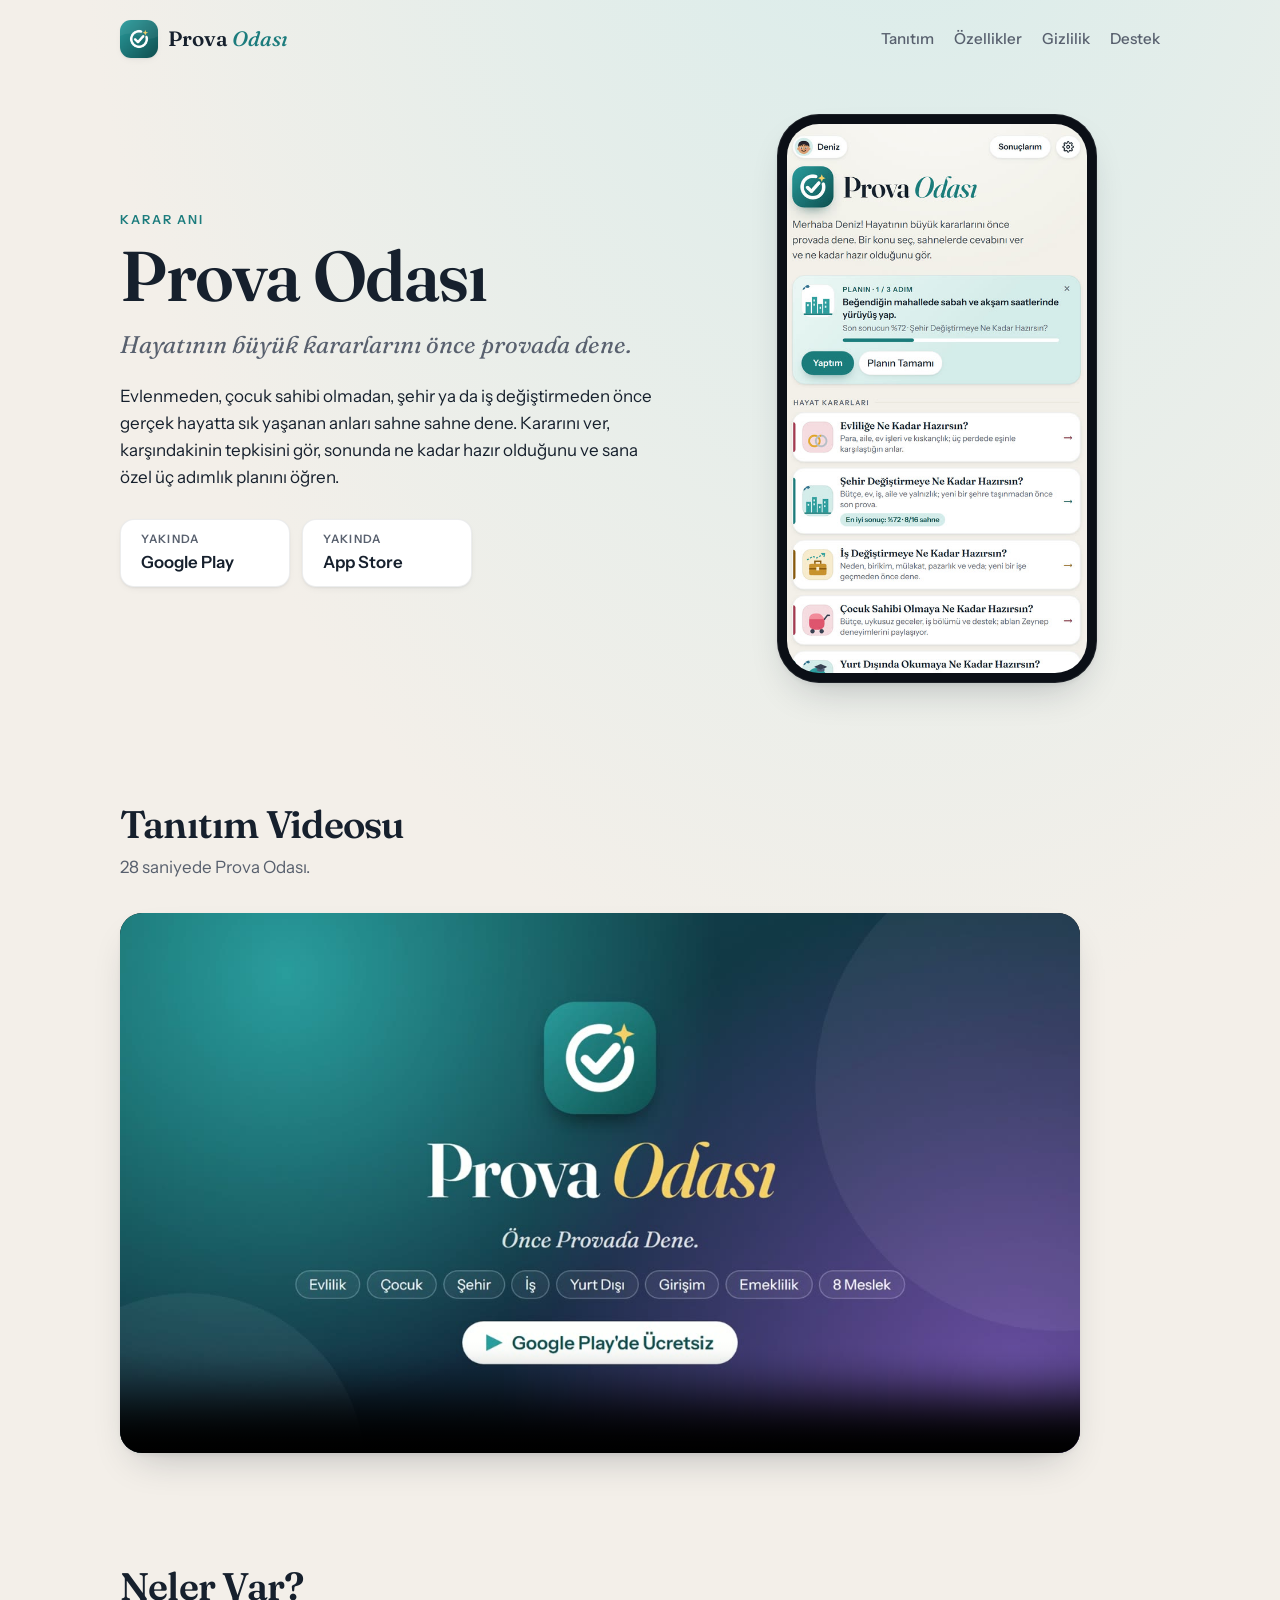
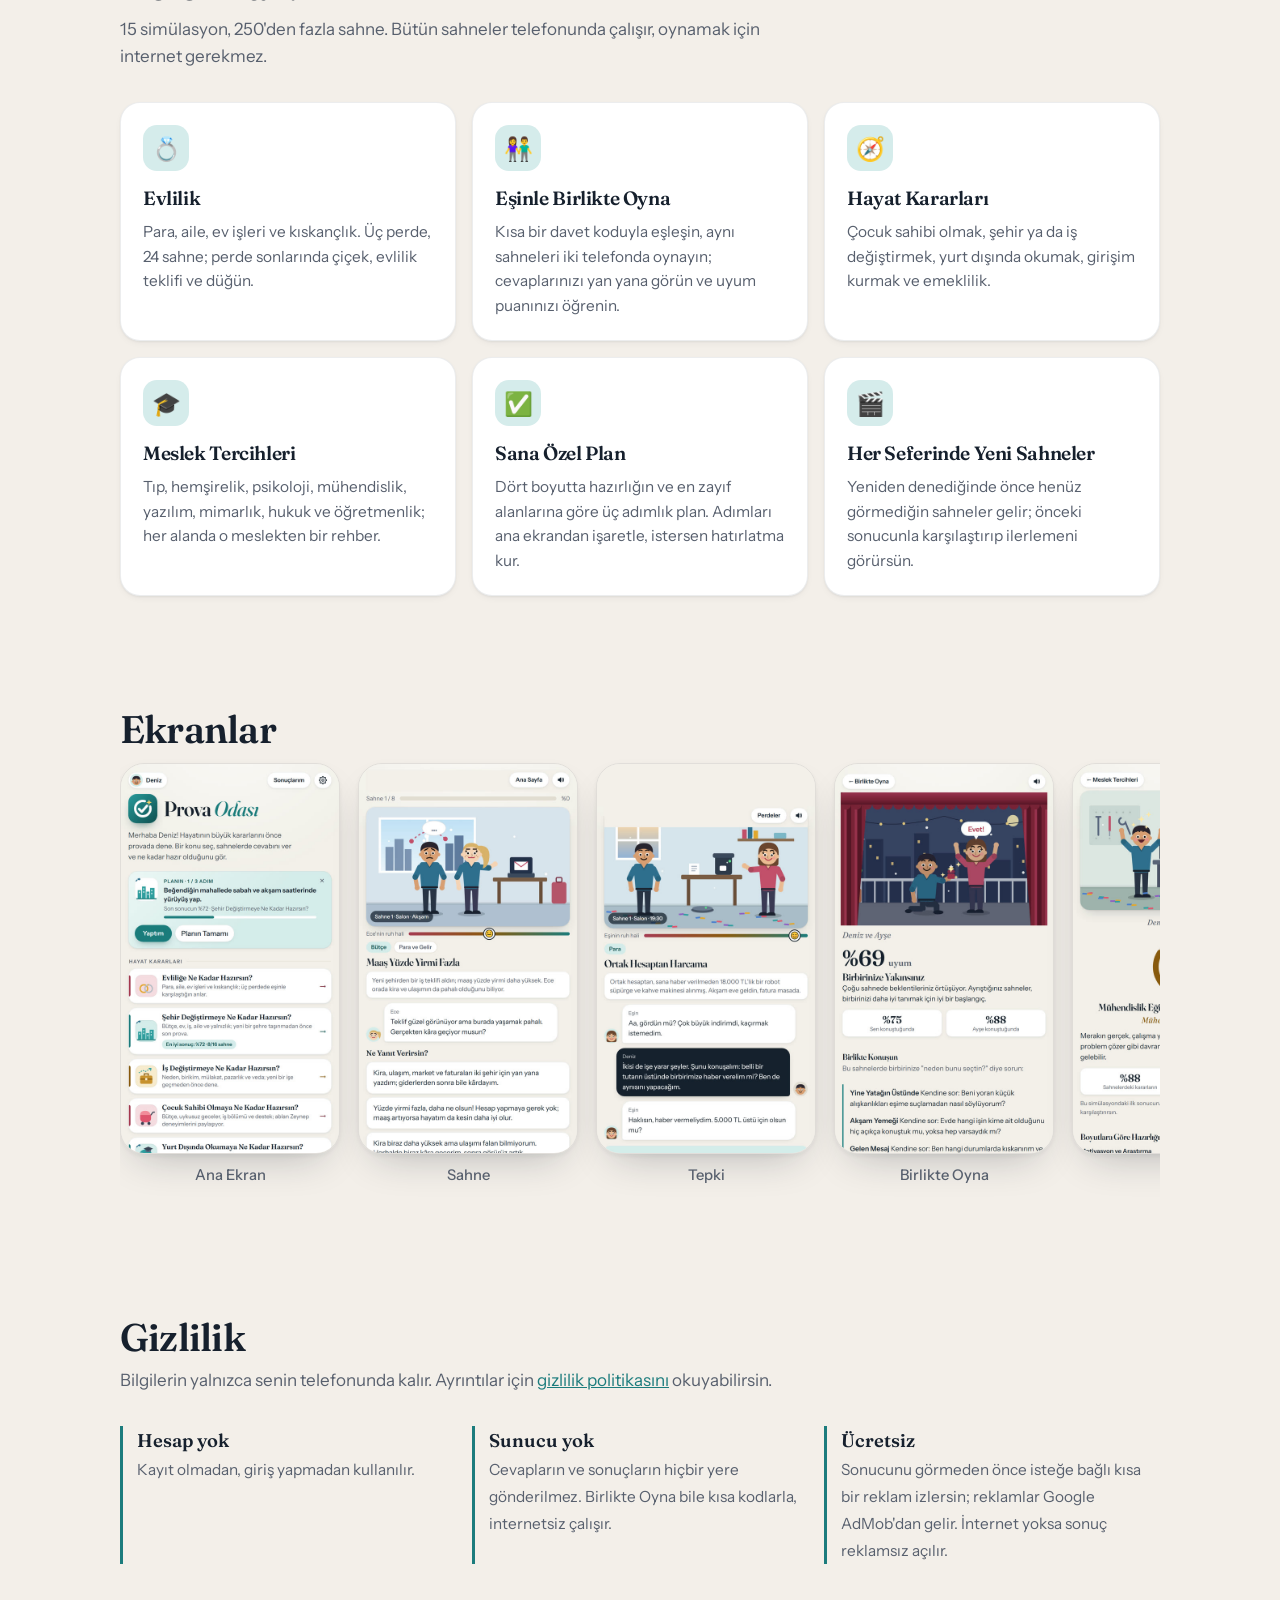
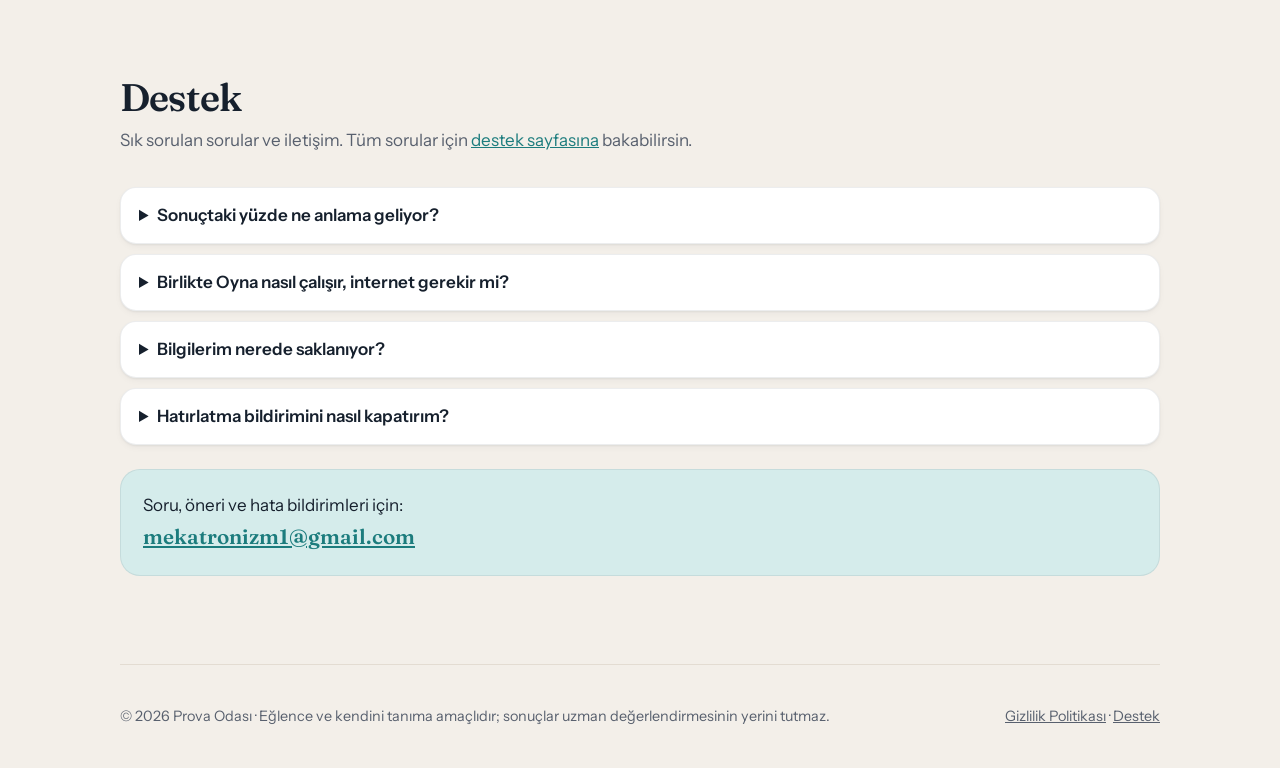
<file: index.html>
<!doctype html>
<html lang="tr">
<head>
  <meta charset="utf-8" />
  <meta name="viewport" content="width=device-width, initial-scale=1, viewport-fit=cover" />
  <title>Prova Odası – Hayatın Büyük Kararlarını Önce Provada Dene</title>
  <meta name="description" content="Prova Odası: evlilik, çocuk, şehir ya da iş değiştirmek, yurt dışında okumak, girişim, emeklilik ve sekiz meslek için sahneli karar provaları. Eşinle birlikte oyna, sana özel planını al. Ücretsiz, hesap gerekmez." />
  <meta property="og:title" content="Prova Odası – Hayatın Büyük Kararlarını Önce Provada Dene" />
  <meta property="og:description" content="Gerçek hayattan sahnelerde kararını ver, tepkiyi gör, ne kadar hazır olduğunu keşfet. Eşinle birlikte oyna. Ücretsiz, hesap gerekmez." />
  <meta property="og:image" content="img/video-kapak.jpg" />
  <meta name="theme-color" content="#F3EFE9" media="(prefers-color-scheme: light)" />
  <meta name="theme-color" content="#0E151F" media="(prefers-color-scheme: dark)" />
  <link rel="icon" href="img/favicon.png" />
  <link rel="stylesheet" href="fonts.css" />
  <link rel="stylesheet" href="site.css" />
</head>
<body>
  <div class="wrap">
    <header class="top">
      <a class="brand" href="#"><img src="img/logo.png" alt="" width="38" height="38" /><span>Prova <em>Odası</em></span></a>
      <nav class="links" aria-label="Sayfa bölümleri">
        <a href="#video">Tanıtım</a>
        <a href="#ozellikler">Özellikler</a>
        <a href="#gizlilik">Gizlilik</a>
        <a href="#destek">Destek</a>
      </nav>
    </header>

    <main>
      <section class="hero" aria-labelledby="baslik">
        <div>
          <p class="eyebrow">Karar Anı</p>
          <h1 id="baslik">Prova Odası</h1>
          <p class="tag">Hayatının büyük kararlarını önce provada dene.</p>
          <p class="lead">Evlenmeden, çocuk sahibi olmadan, şehir ya da iş değiştirmeden önce gerçek hayatta sık yaşanan anları sahne sahne dene. Kararını ver, karşındakinin tepkisini gör, sonunda ne kadar hazır olduğunu ve sana özel üç adımlık planını öğren.</p>
          <div class="stores">
            <span class="store" aria-label="Google Play'de yakında"><small>Yakında</small><strong>Google Play</strong></span>
            <span class="store" aria-label="App Store'da yakında"><small>Yakında</small><strong>App Store</strong></span>
          </div>
        </div>
        <div class="phone"><img src="img/01-ana-ekran.jpg" alt="Prova Odası ana ekranı: simülasyon listesi ve sıradaki plan adımı" width="540" height="960" /></div>
      </section>

      <section id="video" aria-labelledby="video-baslik">
        <h2 id="video-baslik">Tanıtım Videosu</h2>
        <p class="sub">28 saniyede Prova Odası.</p>
        <video class="video" controls preload="none" poster="img/video-kapak.jpg" playsinline>
          <source src="tanitim.mp4" type="video/mp4" />
        </video>
      </section>

      <section id="ozellikler" aria-labelledby="ozellik-baslik">
        <h2 id="ozellik-baslik">Neler Var?</h2>
        <p class="sub">15 simülasyon, 250'den fazla sahne. Bütün sahneler telefonunda çalışır, oynamak için internet gerekmez.</p>
        <div class="features">
          <div class="feature"><div class="ico" aria-hidden="true">💍</div><h3>Evlilik</h3><p>Para, aile, ev işleri ve kıskançlık. Üç perde, 24 sahne; perde sonlarında çiçek, evlilik teklifi ve düğün.</p></div>
          <div class="feature"><div class="ico" aria-hidden="true">👫</div><h3>Eşinle Birlikte Oyna</h3><p>Kısa bir davet koduyla eşleşin, aynı sahneleri iki telefonda oynayın; cevaplarınızı yan yana görün ve uyum puanınızı öğrenin.</p></div>
          <div class="feature"><div class="ico" aria-hidden="true">🧭</div><h3>Hayat Kararları</h3><p>Çocuk sahibi olmak, şehir ya da iş değiştirmek, yurt dışında okumak, girişim kurmak ve emeklilik.</p></div>
          <div class="feature"><div class="ico" aria-hidden="true">🎓</div><h3>Meslek Tercihleri</h3><p>Tıp, hemşirelik, psikoloji, mühendislik, yazılım, mimarlık, hukuk ve öğretmenlik; her alanda o meslekten bir rehber.</p></div>
          <div class="feature"><div class="ico" aria-hidden="true">✅</div><h3>Sana Özel Plan</h3><p>Dört boyutta hazırlığın ve en zayıf alanlarına göre üç adımlık plan. Adımları ana ekrandan işaretle, istersen hatırlatma kur.</p></div>
          <div class="feature"><div class="ico" aria-hidden="true">🎬</div><h3>Her Seferinde Yeni Sahneler</h3><p>Yeniden denediğinde önce henüz görmediğin sahneler gelir; önceki sonucunla karşılaştırıp ilerlemeni görürsün.</p></div>
        </div>
      </section>

      <section aria-labelledby="ekran-baslik">
        <h2 id="ekran-baslik">Ekranlar</h2>
        <div class="shots" tabindex="0" aria-label="Uygulama ekran görüntüleri, yatay kaydırılabilir">
          <figure><img src="img/01-ana-ekran.jpg" alt="Ana ekran" width="540" height="960" loading="lazy" /><figcaption>Ana Ekran</figcaption></figure>
          <figure><img src="img/02-sahne.jpg" alt="Bir sahne ve üç cevap seçeneği" width="540" height="960" loading="lazy" /><figcaption>Sahne</figcaption></figure>
          <figure><img src="img/03-tepki.jpg" alt="Cevaptan sonra karşıdakinin tepkisi" width="540" height="960" loading="lazy" /><figcaption>Tepki</figcaption></figure>
          <figure><img src="img/04-birlikte-oyna.jpg" alt="Birlikte Oyna uyum sonucu" width="540" height="960" loading="lazy" /><figcaption>Birlikte Oyna</figcaption></figure>
          <figure><img src="img/05-sonuc.jpg" alt="Hazırlık sonucu ve boyutlar" width="540" height="960" loading="lazy" /><figcaption>Sonuç</figcaption></figure>
          <figure><img src="img/06-meslekler.jpg" alt="Meslek tercihleri listesi" width="540" height="960" loading="lazy" /><figcaption>Meslekler</figcaption></figure>
        </div>
      </section>

      <section id="gizlilik" aria-labelledby="gizlilik-baslik">
        <h2 id="gizlilik-baslik">Gizlilik</h2>
        <p class="sub">Bilgilerin yalnızca senin telefonunda kalır. Ayrıntılar için <a href="gizlilik.html">gizlilik politikasını</a> okuyabilirsin.</p>
        <div class="privacy">
          <div><strong>Hesap yok</strong><span>Kayıt olmadan, giriş yapmadan kullanılır.</span></div>
          <div><strong>Sunucu yok</strong><span>Cevapların ve sonuçların hiçbir yere gönderilmez. Birlikte Oyna bile kısa kodlarla, internetsiz çalışır.</span></div>
          <div><strong>Ücretsiz</strong><span>Sonucunu görmeden önce isteğe bağlı kısa bir reklam izlersin; reklamlar Google AdMob'dan gelir. İnternet yoksa sonuç reklamsız açılır.</span></div>
        </div>
      </section>

      <section id="destek" aria-labelledby="destek-baslik">
        <h2 id="destek-baslik">Destek</h2>
        <p class="sub">Sık sorulan sorular ve iletişim. Tüm sorular için <a href="destek.html">destek sayfasına</a> bakabilirsin.</p>
        <details><summary>Sonuçtaki yüzde ne anlama geliyor?</summary><p>Sahnelerde verdiğin cevaplardan ve sondaki kısa öz değerlendirmeden hesaplanan bir egzersiz puanıdır. Psikolojik, tıbbi ya da mesleki bir değerlendirmenin yerini tutmaz; kendini tanıman ve konuşmaya başlaman için bir başlangıçtır.</p></details>
        <details><summary>Birlikte Oyna nasıl çalışır, internet gerekir mi?</summary><p>İnternet gerekmez. Biriniz Evlilik › Birlikte Oyna'dan davet kodu oluşturur, diğeri koda katılır. Aynı sahneleri kendi telefonlarınızda oynarsınız; bitirince çıkan kısa cevap kodlarını birbirinize verince cevaplarınız yan yana açılır.</p></details>
        <details><summary>Bilgilerim nerede saklanıyor?</summary><p>Yalnızca telefonunda. Ayarlar › Verilerimi sıfırla ile hepsini silebilirsin; uygulamayı kaldırınca da silinir.</p></details>
        <details><summary>Hatırlatma bildirimini nasıl kapatırım?</summary><p>Sonuç ekranındaki hatırlatma satırında “Kaldır”a dokun. Bildirimlerin tamamını telefonunun ayarlarından da kapatabilirsin.</p></details>
        <div class="contact">
          <div>Soru, öneri ve hata bildirimleri için:</div>
          <div class="mail"><a href="mailto:mekatronizm1@gmail.com">mekatronizm1@gmail.com</a></div>
        </div>
      </section>
    </main>

    <footer>
      <span>© 2026 Prova Odası · Eğlence ve kendini tanıma amaçlıdır; sonuçlar uzman değerlendirmesinin yerini tutmaz.</span>
      <span><a href="gizlilik.html">Gizlilik Politikası</a> · <a href="destek.html">Destek</a></span>
    </footer>
  </div>
</body>
</html>
</file>
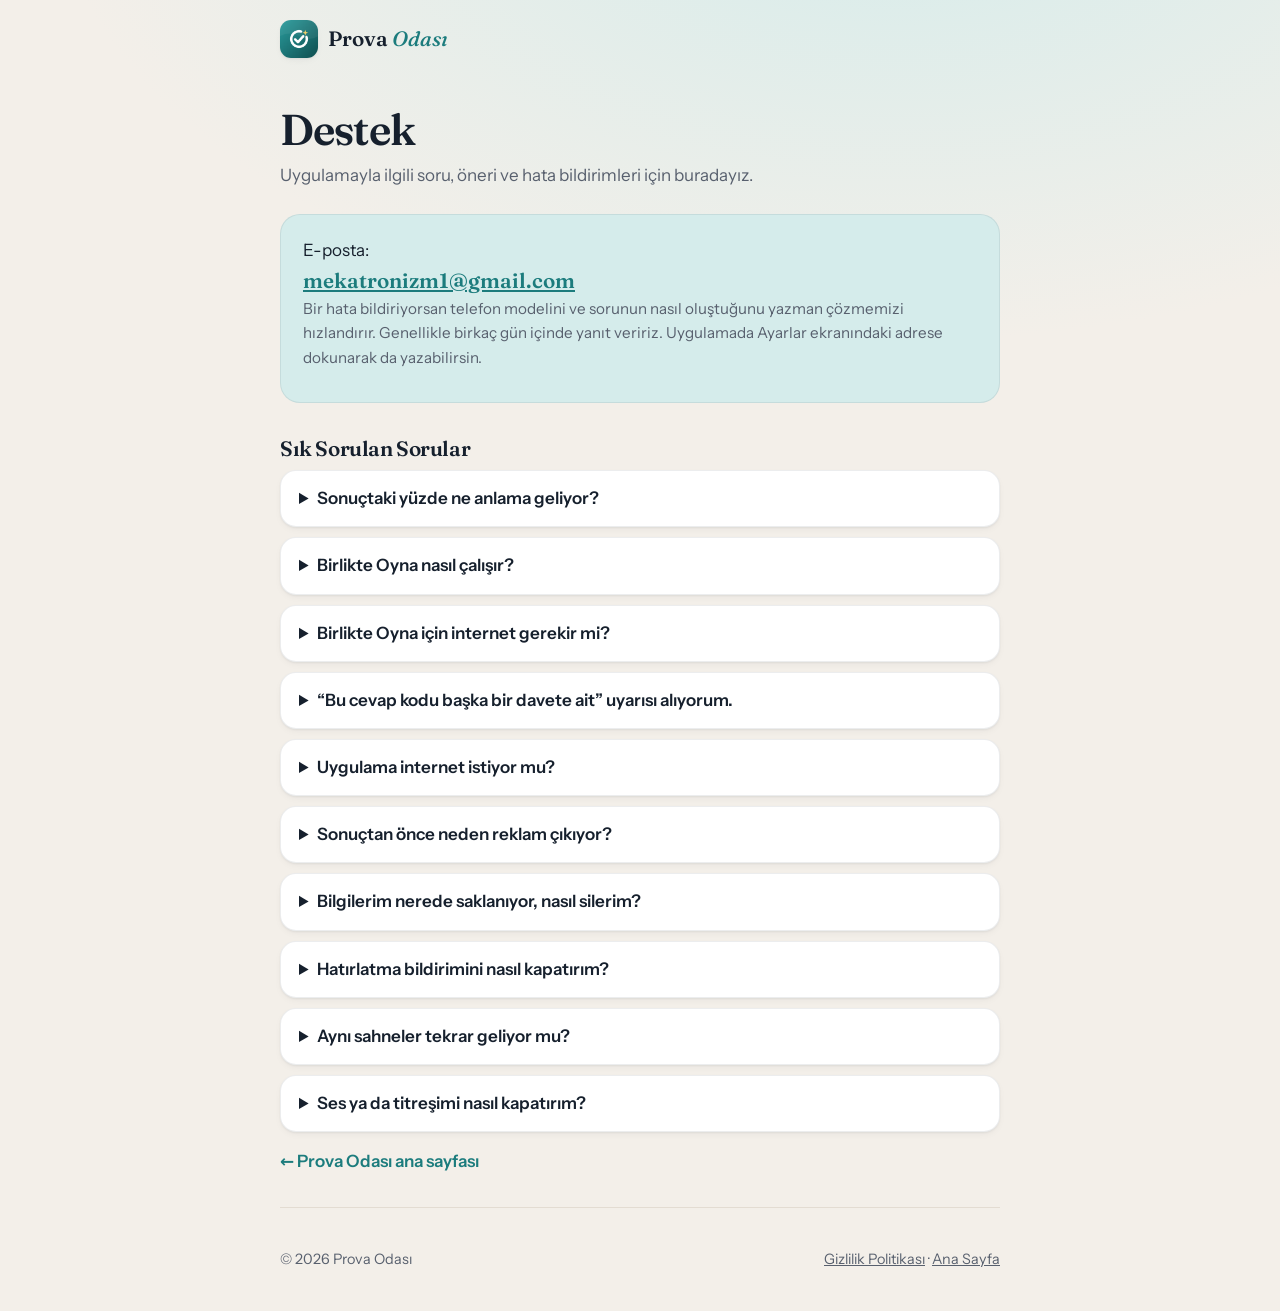
<file: destek.html>
<!doctype html>
<html lang="tr">
<head>
  <meta charset="utf-8" />
  <meta name="viewport" content="width=device-width, initial-scale=1, viewport-fit=cover" />
  <title>Prova Odası Destek</title>
  <meta name="description" content="Prova Odası için sık sorulan sorular ve iletişim." />
  <link rel="icon" href="img/favicon.png" />
  <link rel="stylesheet" href="fonts.css" />
  <link rel="stylesheet" href="site.css" />
</head>
<body>
  <div class="wrap narrow">
    <header class="top">
      <a class="brand" href="index.html"><img src="img/logo.png" alt="" width="38" height="38" /><span>Prova <em>Odası</em></span></a>
    </header>

    <main class="page">
      <h1>Destek</h1>
      <p class="muted">Uygulamayla ilgili soru, öneri ve hata bildirimleri için buradayız.</p>

      <div class="contact">
        <div>E-posta:</div>
        <div class="mail"><a href="mailto:mekatronizm1@gmail.com?subject=Prova%20Odas%C4%B1">mekatronizm1@gmail.com</a></div>
        <p>Bir hata bildiriyorsan telefon modelini ve sorunun nasıl oluştuğunu yazman çözmemizi hızlandırır. Genellikle birkaç gün içinde yanıt veririz. Uygulamada Ayarlar ekranındaki adrese dokunarak da yazabilirsin.</p>
      </div>

      <h2>Sık Sorulan Sorular</h2>
      <details><summary>Sonuçtaki yüzde ne anlama geliyor?</summary><p>Sahnelerde verdiğin cevaplardan (%65) ve sondaki kısa öz değerlendirmeden (%35) hesaplanan bir egzersiz puanıdır. Psikolojik, tıbbi, hukuki ya da mesleki bir değerlendirmenin yerini tutmaz. Önemli kararlarında uzmanlardan ve sevdiklerinden de görüş al.</p></details>
      <details><summary>Birlikte Oyna nasıl çalışır?</summary><p>Biriniz Evlilik › Birlikte Oyna › Davet Kodu Oluştur'a dokunur ve çıkan kodu (ör. EV-08MA-2SM) eşine verir; diğeri Koda Katıl'a bu kodu yazar. Her sahnede biriniz konuşur, diğeriniz hangi cevabı duymak istediğini seçer. Bitirince ikinizin telefonunda da kısa bir cevap kodu (ör. CV-86MM1) çıkar; eşinin kodunu kendi telefonuna yazınca cevaplarınız yan yana açılır ve uyum puanınızı görürsünüz.</p></details>
      <details><summary>Birlikte Oyna için internet gerekir mi?</summary><p>Hayır. Kodlar oyunun bütün bilgisini kendi içinde taşır; uygulama hiçbir sunucuya bağlanmaz. Kodları yan yanaysanız söyleyebilir, uzaktaysanız istediğiniz bir mesaj uygulamasıyla gönderebilirsiniz.</p></details>
      <details><summary>“Bu cevap kodu başka bir davete ait” uyarısı alıyorum.</summary><p>İkinizin de aynı davet koduyla oynaması gerekir. Birlikte Oyna ekranındaki “Devam Eden Oyun” kutusunda iki telefondaki davet kodunun aynı olduğunu kontrol edin.</p></details>
      <details><summary>Uygulama internet istiyor mu?</summary><p>Oynamak için hayır. Bütün sahneler, sesler ve hesaplamalar uygulamanın içindedir. İnternet yalnızca sonuçtan önceki kısa reklam için kullanılır; internet yoksa sonucun reklamsız açılır.</p></details>
      <details><summary>Sonuçtan önce neden reklam çıkıyor?</summary><p>Prova Odası ücretsizdir; bir simülasyonu bitirince yüzdeni görmeden önce “Reklamı İzle” düğmesiyle kısa bir reklam izlersin. Reklamlar Google AdMob'dan gelir; cevapların ve sonuçların reklam şirketine gönderilmez. Avrupa'daysan reklam iznini Ayarlar › Reklam gizlilik seçenekleri'nden değiştirebilirsin.</p></details>
      <details><summary>Bilgilerim nerede saklanıyor, nasıl silerim?</summary><p>Adın, görünüşün, cevapların ve sonuçların yalnızca telefonunda saklanır. Ayarlar › Verilerimi sıfırla ile hepsini silebilirsin; uygulamayı kaldırınca da silinir.</p></details>
      <details><summary>Hatırlatma bildirimini nasıl kapatırım?</summary><p>Sonuç ekranındaki hatırlatma satırında “Kaldır”a dokun. Bildirimlerin tamamını telefonunun ayarlarından Prova Odası için kapatabilirsin.</p></details>
      <details><summary>Aynı sahneler tekrar geliyor mu?</summary><p>Her simülasyonda 16 sahnelik bir havuz var; her oyunda 8 sahne gelir. Yeniden denediğinde önce henüz görmediğin sahneler gelir. Hepsini gördükten sonra sahneler karışık gelir; aynı anlara bu kez farklı cevaplar verebilirsin.</p></details>
      <details><summary>Ses ya da titreşimi nasıl kapatırım?</summary><p>Ekranın sağ üstündeki hoparlör düğmesiyle sesi açıp kapatabilirsin. Titreşim için Ayarlar ekranındaki anahtarı kullan.</p></details>

      <p><a class="back" href="index.html">← Prova Odası ana sayfası</a></p>
    </main>

    <footer>
      <span>© 2026 Prova Odası</span>
      <span><a href="gizlilik.html">Gizlilik Politikası</a> · <a href="index.html">Ana Sayfa</a></span>
    </footer>
  </div>
</body>
</html>
</file>
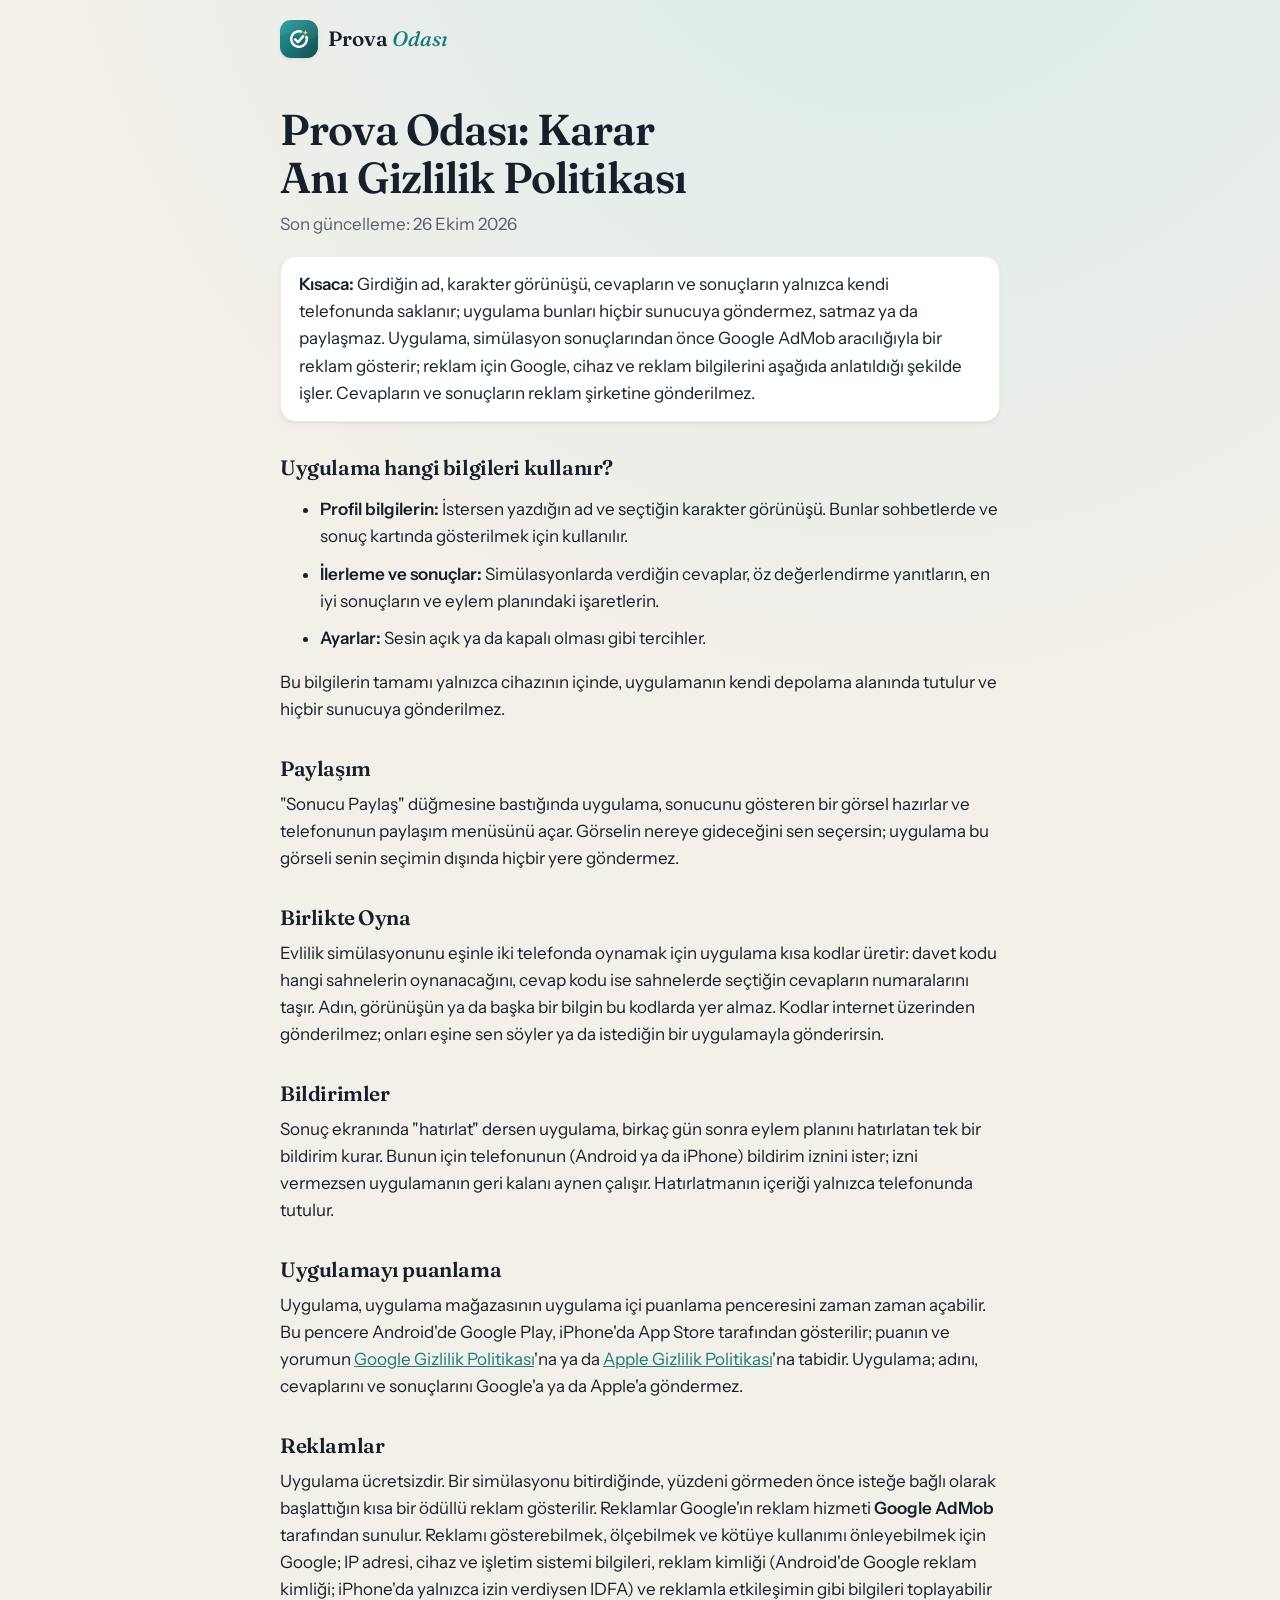
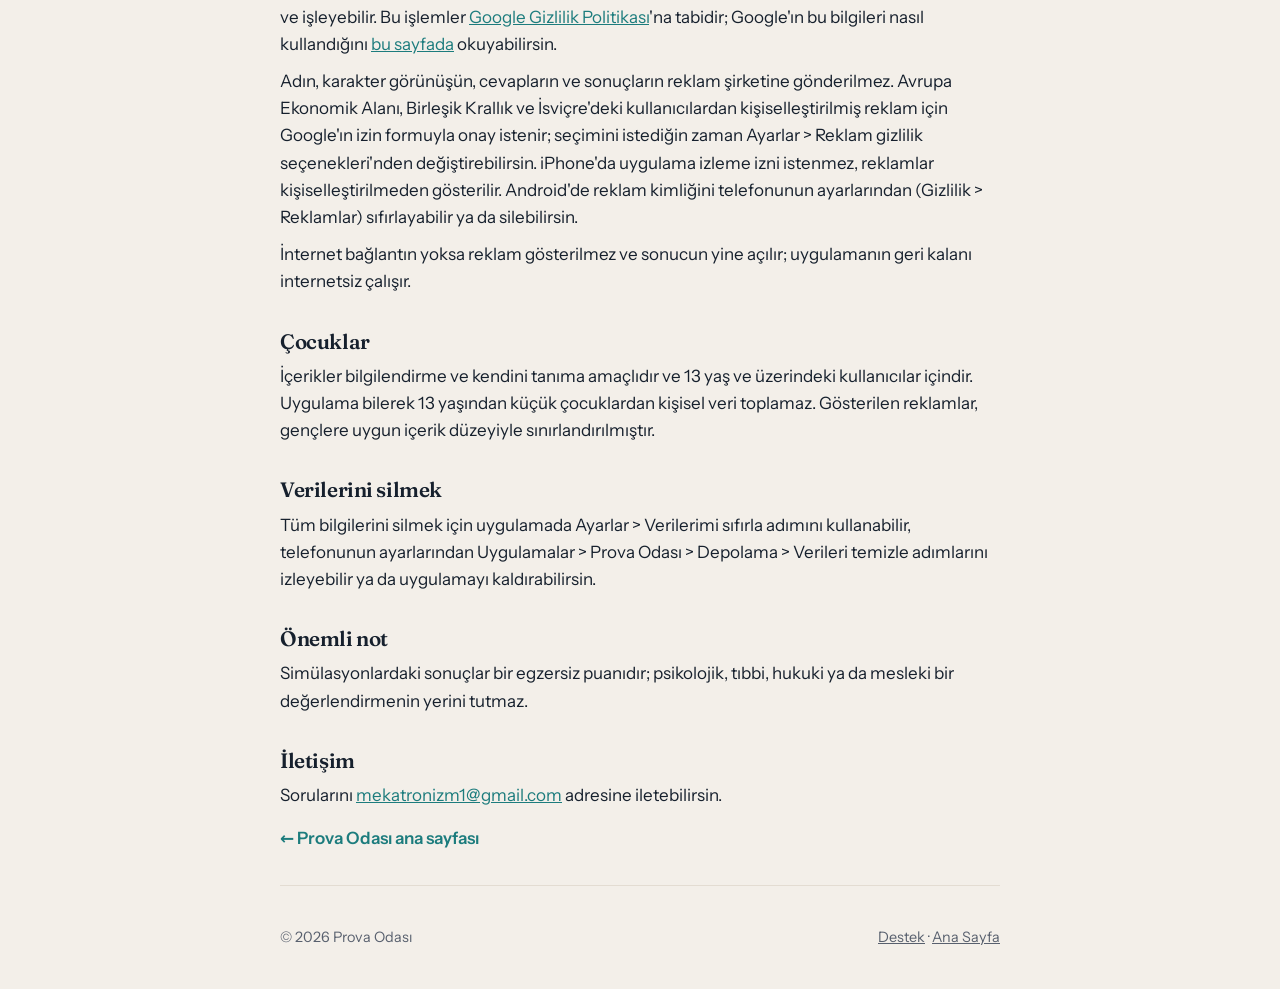
<file: gizlilik.html>
<!doctype html>
<html lang="tr">
<head>
  <meta charset="utf-8" />
  <meta name="viewport" content="width=device-width, initial-scale=1, viewport-fit=cover" />
  <title>Prova Odası: Karar Anı Gizlilik Politikası</title>
  <link rel="icon" href="img/favicon.png" />
  <link rel="stylesheet" href="fonts.css" />
  <link rel="stylesheet" href="site.css" />
</head>
<body>
  <div class="wrap narrow">
    <header class="top">
      <a class="brand" href="index.html"><img src="img/logo.png" alt="" width="38" height="38" /><span>Prova <em>Odası</em></span></a>
    </header>
    <main class="page">
<h1>Prova Odası: Karar Anı Gizlilik Politikası</h1>
<p class="muted">Son güncelleme: 26 Ekim 2026</p>

<div class="box"><b>Kısaca:</b> Girdiğin ad, karakter görünüşü, cevapların ve sonuçların yalnızca kendi telefonunda saklanır; uygulama bunları hiçbir sunucuya göndermez, satmaz ya da paylaşmaz. Uygulama, simülasyon sonuçlarından önce Google AdMob aracılığıyla bir reklam gösterir; reklam için Google, cihaz ve reklam bilgilerini aşağıda anlatıldığı şekilde işler. Cevapların ve sonuçların reklam şirketine gönderilmez.</div>

<h2>Uygulama hangi bilgileri kullanır?</h2>
<ul>
  <li><b>Profil bilgilerin:</b> İstersen yazdığın ad ve seçtiğin karakter görünüşü. Bunlar sohbetlerde ve sonuç kartında gösterilmek için kullanılır.</li>
  <li><b>İlerleme ve sonuçlar:</b> Simülasyonlarda verdiğin cevaplar, öz değerlendirme yanıtların, en iyi sonuçların ve eylem planındaki işaretlerin.</li>
  <li><b>Ayarlar:</b> Sesin açık ya da kapalı olması gibi tercihler.</li>
</ul>
<p>Bu bilgilerin tamamı yalnızca cihazının içinde, uygulamanın kendi depolama alanında tutulur ve hiçbir sunucuya gönderilmez.</p>

<h2>Paylaşım</h2>
<p>"Sonucu Paylaş" düğmesine bastığında uygulama, sonucunu gösteren bir görsel hazırlar ve telefonunun paylaşım menüsünü açar. Görselin nereye gideceğini sen seçersin; uygulama bu görseli senin seçimin dışında hiçbir yere göndermez.</p>

<h2>Birlikte Oyna</h2>
<p>Evlilik simülasyonunu eşinle iki telefonda oynamak için uygulama kısa kodlar üretir: davet kodu hangi sahnelerin oynanacağını, cevap kodu ise sahnelerde seçtiğin cevapların numaralarını taşır. Adın, görünüşün ya da başka bir bilgin bu kodlarda yer almaz. Kodlar internet üzerinden gönderilmez; onları eşine sen söyler ya da istediğin bir uygulamayla gönderirsin.</p>

<h2>Bildirimler</h2>
<p>Sonuç ekranında "hatırlat" dersen uygulama, birkaç gün sonra eylem planını hatırlatan tek bir bildirim kurar. Bunun için telefonunun (Android ya da iPhone) bildirim iznini ister; izni vermezsen uygulamanın geri kalanı aynen çalışır. Hatırlatmanın içeriği yalnızca telefonunda tutulur.</p>

<h2>Uygulamayı puanlama</h2>
<p>Uygulama, uygulama mağazasının uygulama içi puanlama penceresini zaman zaman açabilir. Bu pencere Android'de Google Play, iPhone'da App Store tarafından gösterilir; puanın ve yorumun <a href="https://policies.google.com/privacy">Google Gizlilik Politikası</a>'na ya da <a href="https://www.apple.com/tr/legal/privacy/">Apple Gizlilik Politikası</a>'na tabidir. Uygulama; adını, cevaplarını ve sonuçlarını Google'a ya da Apple'a göndermez.</p>

<h2>Reklamlar</h2>
<p>Uygulama ücretsizdir. Bir simülasyonu bitirdiğinde, yüzdeni görmeden önce isteğe bağlı olarak başlattığın kısa bir ödüllü reklam gösterilir. Reklamlar Google'ın reklam hizmeti <b>Google AdMob</b> tarafından sunulur. Reklamı gösterebilmek, ölçebilmek ve kötüye kullanımı önleyebilmek için Google; IP adresi, cihaz ve işletim sistemi bilgileri, reklam kimliği (Android'de Google reklam kimliği; iPhone'da yalnızca izin verdiysen IDFA) ve reklamla etkileşimin gibi bilgileri toplayabilir ve işleyebilir. Bu işlemler <a href="https://policies.google.com/privacy">Google Gizlilik Politikası</a>'na tabidir; Google'ın bu bilgileri nasıl kullandığını <a href="https://policies.google.com/technologies/partner-sites">bu sayfada</a> okuyabilirsin.</p>
<p>Adın, karakter görünüşün, cevapların ve sonuçların reklam şirketine gönderilmez. Avrupa Ekonomik Alanı, Birleşik Krallık ve İsviçre'deki kullanıcılardan kişiselleştirilmiş reklam için Google'ın izin formuyla onay istenir; seçimini istediğin zaman Ayarlar &gt; Reklam gizlilik seçenekleri'nden değiştirebilirsin. iPhone'da uygulama izleme izni istenmez, reklamlar kişiselleştirilmeden gösterilir. Android'de reklam kimliğini telefonunun ayarlarından (Gizlilik &gt; Reklamlar) sıfırlayabilir ya da silebilirsin.</p>
<p>İnternet bağlantın yoksa reklam gösterilmez ve sonucun yine açılır; uygulamanın geri kalanı internetsiz çalışır.</p>

<h2>Çocuklar</h2>
<p>İçerikler bilgilendirme ve kendini tanıma amaçlıdır ve 13 yaş ve üzerindeki kullanıcılar içindir. Uygulama bilerek 13 yaşından küçük çocuklardan kişisel veri toplamaz. Gösterilen reklamlar, gençlere uygun içerik düzeyiyle sınırlandırılmıştır.</p>

<h2>Verilerini silmek</h2>
<p>Tüm bilgilerini silmek için uygulamada Ayarlar &gt; Verilerimi sıfırla adımını kullanabilir, telefonunun ayarlarından Uygulamalar &gt; Prova Odası &gt; Depolama &gt; Verileri temizle adımlarını izleyebilir ya da uygulamayı kaldırabilirsin.</p>

<h2>Önemli not</h2>
<p>Simülasyonlardaki sonuçlar bir egzersiz puanıdır; psikolojik, tıbbi, hukuki ya da mesleki bir değerlendirmenin yerini tutmaz.</p>

<h2>İletişim</h2>
<p>Sorularını <a href="mailto:mekatronizm1@gmail.com">mekatronizm1@gmail.com</a> adresine iletebilirsin.</p>
      <p><a class="back" href="index.html">← Prova Odası ana sayfası</a></p>
    </main>
    <footer>
      <span>© 2026 Prova Odası</span>
      <span><a href="destek.html">Destek</a> · <a href="index.html">Ana Sayfa</a></span>
    </footer>
  </div>
</body>
</html>
</file>
<file: fonts.css>
/* Yazı tipleri uygulamaya gömülüdür (SIL Open Font License). Kaynak: Google Fonts. */
@font-face {
  font-family: 'Fraunces';
  font-style: italic;
  font-weight: 400 700;
  font-display: swap;
  src: url(fonts/Fraunces-italic-latin-ext.woff2) format('woff2');
  unicode-range: U+0100-02BA, U+02BD-02C5, U+02C7-02CC, U+02CE-02D7, U+02DD-02FF, U+0304, U+0308, U+0329, U+1D00-1DBF, U+1E00-1E9F, U+1EF2-1EFF, U+2020, U+20A0-20AB, U+20AD-20C4, U+2113, U+2C60-2C7F, U+A720-A7FF;
}
@font-face {
  font-family: 'Fraunces';
  font-style: italic;
  font-weight: 400 700;
  font-display: swap;
  src: url(fonts/Fraunces-italic-latin.woff2) format('woff2');
  unicode-range: U+0000-00FF, U+0131, U+0152-0153, U+02BB-02BC, U+02C6, U+02DA, U+02DC, U+0304, U+0308, U+0329, U+2000-206F, U+20AC, U+2122, U+2191, U+2193, U+2212, U+2215, U+FEFF, U+FFFD;
}
@font-face {
  font-family: 'Fraunces';
  font-style: normal;
  font-weight: 400 700;
  font-display: swap;
  src: url(fonts/Fraunces-normal-latin-ext.woff2) format('woff2');
  unicode-range: U+0100-02BA, U+02BD-02C5, U+02C7-02CC, U+02CE-02D7, U+02DD-02FF, U+0304, U+0308, U+0329, U+1D00-1DBF, U+1E00-1E9F, U+1EF2-1EFF, U+2020, U+20A0-20AB, U+20AD-20C4, U+2113, U+2C60-2C7F, U+A720-A7FF;
}
@font-face {
  font-family: 'Fraunces';
  font-style: normal;
  font-weight: 400 700;
  font-display: swap;
  src: url(fonts/Fraunces-normal-latin.woff2) format('woff2');
  unicode-range: U+0000-00FF, U+0131, U+0152-0153, U+02BB-02BC, U+02C6, U+02DA, U+02DC, U+0304, U+0308, U+0329, U+2000-206F, U+20AC, U+2122, U+2191, U+2193, U+2212, U+2215, U+FEFF, U+FFFD;
}
@font-face {
  font-family: 'Instrument Sans';
  font-style: normal;
  font-weight: 400 600;
  font-stretch: 100%;
  font-display: swap;
  src: url(fonts/InstrumentSans-normal-latin-ext.woff2) format('woff2');
  unicode-range: U+0100-02BA, U+02BD-02C5, U+02C7-02CC, U+02CE-02D7, U+02DD-02FF, U+0304, U+0308, U+0329, U+1D00-1DBF, U+1E00-1E9F, U+1EF2-1EFF, U+2020, U+20A0-20AB, U+20AD-20C4, U+2113, U+2C60-2C7F, U+A720-A7FF;
}
@font-face {
  font-family: 'Instrument Sans';
  font-style: normal;
  font-weight: 400 600;
  font-stretch: 100%;
  font-display: swap;
  src: url(fonts/InstrumentSans-normal-latin.woff2) format('woff2');
  unicode-range: U+0000-00FF, U+0131, U+0152-0153, U+02BB-02BC, U+02C6, U+02DA, U+02DC, U+0304, U+0308, U+0329, U+2000-206F, U+20AC, U+2122, U+2191, U+2193, U+2212, U+2215, U+FEFF, U+FFFD;
}
</file>
<file: site.css>
/* Prova Odası tanıtım sitesi: uygulamanın kendi renkleri ve yazı tipleri.
   Telefon ya da bilgisayar koyu temadaysa site de koyu görünür. */
:root{
  color-scheme:light dark;
  --bg:#F3EFE9; --bg2:#FBF9F5; --surface:#FFFFFF; --ink:#16202D; --muted:#58606E;
  --line:#E3DCD2; --hair:rgba(22,32,45,.08);
  --teal:#1C7C7D; --teal-hi:#23908F; --teal-soft:#D5ECEB; --teal-ink:#0F4F50;
  --rose:#A63A52; --gold:#B07A1E;
  --sh-1:0 1px 2px rgba(22,32,45,.05),0 3px 10px -4px rgba(22,32,45,.10);
  --sh-2:0 2px 4px rgba(22,32,45,.05),0 18px 40px -18px rgba(22,32,45,.30);
  --serif:"Fraunces",Georgia,serif;
  --sans:"Instrument Sans",system-ui,-apple-system,"Segoe UI",Roboto,sans-serif;
}
@media (prefers-color-scheme: dark){
  :root{
    --bg:#0E151F; --bg2:#121B27; --surface:#172130; --ink:#E8EEF5; --muted:#9AA8BC;
    --line:#263244; --hair:rgba(255,255,255,.07);
    --teal:#4FB8B9; --teal-hi:#6CCFCF; --teal-soft:#16393B; --teal-ink:#A8E3E3;
    --rose:#E58AA0; --gold:#E8B65A;
    --sh-1:0 1px 2px rgba(0,0,0,.35),0 4px 12px -6px rgba(0,0,0,.5);
    --sh-2:0 2px 4px rgba(0,0,0,.35),0 18px 40px -18px rgba(0,0,0,.75);
  }
}
*{box-sizing:border-box}
html{scroll-behavior:smooth}
@media (prefers-reduced-motion: reduce){html{scroll-behavior:auto}}
body{margin:0;background:var(--bg);color:var(--ink);font:17px/1.6 var(--sans);
  -webkit-font-smoothing:antialiased;text-rendering:optimizeLegibility;
  background-image:radial-gradient(110% 60% at 70% -10%,var(--teal-soft),transparent 60%)}
.wrap{max-width:1080px;margin:0 auto;padding-left:max(20px,env(safe-area-inset-left));padding-right:max(20px,env(safe-area-inset-right))}
.wrap.narrow{max-width:760px}
a{color:var(--teal)}
a:focus-visible,button:focus-visible,summary:focus-visible,.shots:focus-visible{outline:3px solid var(--teal);outline-offset:3px;border-radius:6px}
h1,h2,h3{font-family:var(--serif);font-weight:600;letter-spacing:-.02em;text-wrap:balance}
h2 em,h1 em{font-style:italic;font-weight:500;color:var(--teal)}

/* Üst kısım */
header.top{display:flex;align-items:center;justify-content:space-between;gap:16px;padding-block:20px}
.brand{display:flex;align-items:center;gap:10px;color:var(--ink);font-family:var(--serif);font-weight:600;font-size:1.3rem;text-decoration:none}
.brand em{font-style:italic;font-weight:500;color:var(--teal)}
.brand img{width:38px;height:38px;border-radius:11px;box-shadow:var(--sh-1)}
nav.links{display:flex;gap:20px;flex-wrap:wrap}
nav.links a{color:var(--muted);text-decoration:none;font-size:.95rem;font-weight:500}
nav.links a:hover{color:var(--ink)}

/* Giriş bölümü */
.hero{display:grid;grid-template-columns:1.1fr .9fr;gap:48px;align-items:center;padding-block:36px 64px}
.eyebrow{font-size:.78rem;font-weight:700;letter-spacing:.16em;text-transform:uppercase;color:var(--teal);margin:0 0 10px}
.hero h1{font-size:clamp(2.6rem,7vw,4.4rem);line-height:1.02;margin:0 0 14px}
.hero .tag{font-family:var(--serif);font-style:italic;font-size:clamp(1.2rem,2.6vw,1.5rem);color:var(--muted);margin:0 0 18px}
.hero p.lead{max-width:52ch;margin:0 0 28px}
.stores{display:flex;gap:12px;flex-wrap:wrap}
.store{display:inline-flex;flex-direction:column;padding:10px 20px;border-radius:14px;background:var(--surface);border:1px solid var(--hair);box-shadow:var(--sh-1);color:var(--ink);text-decoration:none;min-width:170px}
.store small{color:var(--muted);font-size:.72rem;letter-spacing:.1em;text-transform:uppercase;font-weight:600}
.store strong{font-size:1.05rem}
.phone{justify-self:center;width:min(320px,100%);aspect-ratio:9/16;border-radius:42px;background:#0B0F16;padding:10px;box-shadow:var(--sh-2),0 0 0 1px rgba(255,255,255,.08) inset}
.phone img{width:100%;height:100%;object-fit:cover;object-position:top;border-radius:32px;display:block}

/* Bölümler */
section{padding-block:56px}
h2{font-size:clamp(1.8rem,3.8vw,2.4rem);line-height:1.12;margin:0 0 8px}
.sub{color:var(--muted);margin:0 0 32px;max-width:62ch}
.video{width:100%;max-width:960px;border-radius:22px;display:block;background:#000;aspect-ratio:16/9;box-shadow:var(--sh-2)}

.features{display:grid;grid-template-columns:repeat(3,minmax(0,1fr));gap:16px}
.feature{background:var(--surface);border:1px solid var(--hair);border-radius:20px;padding:22px;box-shadow:var(--sh-1)}
.feature .ico{width:46px;height:46px;border-radius:14px;display:flex;align-items:center;justify-content:center;font-size:1.45rem;background:var(--teal-soft)}
.feature h3{margin:12px 0 6px;font-size:1.2rem}
.feature p{margin:0;color:var(--muted);font-size:.96rem}

.shots{display:flex;gap:18px;overflow-x:auto;padding:4px 4px 16px;scroll-snap-type:x mandatory}
.shots figure{margin:0;flex:0 0 220px;scroll-snap-align:start}
.shots img{width:220px;height:auto;aspect-ratio:9/16;object-fit:cover;object-position:top;border-radius:24px;display:block;box-shadow:var(--sh-2);border:1px solid var(--hair)}
.shots figcaption{color:var(--muted);font-size:.92rem;text-align:center;margin-top:10px;font-weight:500}

.privacy{display:grid;grid-template-columns:repeat(3,minmax(0,1fr));gap:16px}
.privacy div{border-left:3px solid var(--teal);padding-left:14px}
.privacy strong{display:block;font-family:var(--serif);font-size:1.15rem;font-weight:600}
.privacy span{color:var(--muted);font-size:.96rem}

details{background:var(--surface);border:1px solid var(--hair);border-radius:16px;padding:14px 18px;margin-bottom:10px;box-shadow:var(--sh-1)}
summary{cursor:pointer;font-weight:600}
details p{color:var(--muted);margin:10px 0 0}
.contact{margin-top:24px;padding:22px;border-radius:20px;background:var(--teal-soft);border:1px solid var(--hair)}
.contact .mail{font-family:var(--serif);font-size:1.3rem;font-weight:600;word-break:break-all}
.contact p{color:var(--muted);margin:8px 0 0;font-size:.95rem}

footer{padding-block:40px;color:var(--muted);font-size:.9rem;border-top:1px solid var(--line);margin-top:32px;display:flex;flex-wrap:wrap;gap:8px 24px;justify-content:space-between}
footer a{color:var(--muted)}

/* Alt sayfalar (destek, gizlilik) */
.page h1{font-size:clamp(2rem,5vw,2.7rem);line-height:1.12;margin:28px 0 8px}
.page h2{font-size:1.3rem;margin:34px 0 10px}
.page p,.page li{margin:0 0 10px}
.page .box{background:var(--surface);border:1px solid var(--hair);border-radius:16px;padding:14px 18px;margin:18px 0;box-shadow:var(--sh-1)}
.page .muted{color:var(--muted)}
.back{display:inline-block;margin-top:6px;font-weight:600;text-decoration:none}

@media (max-width:860px){
  .hero{grid-template-columns:1fr}
  .features,.privacy{grid-template-columns:1fr}
  nav.links{display:none}
}
</file>
